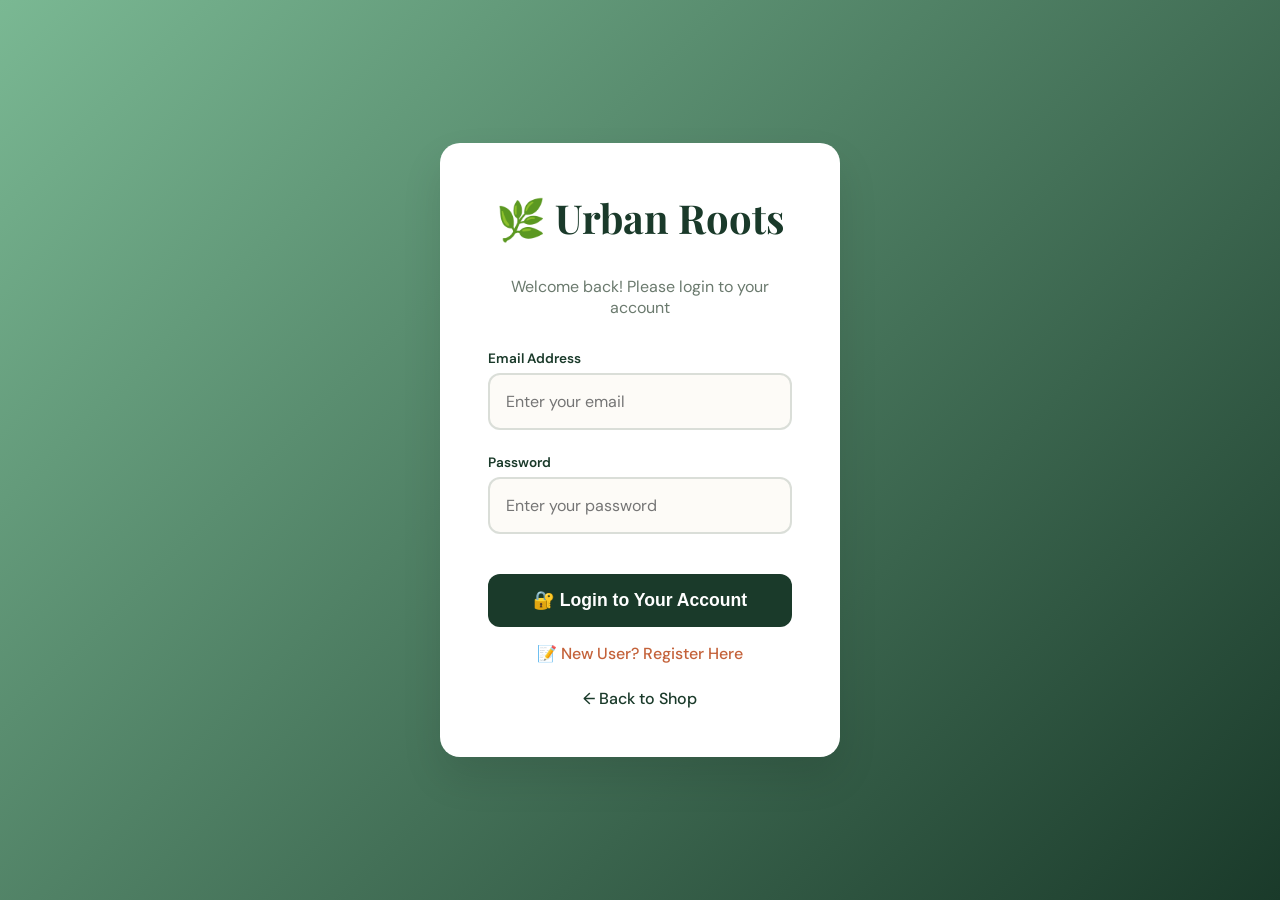
<file: login.html>
<!DOCTYPE html>
<html lang="en">
<head>
<meta charset="UTF-8">
<meta name="viewport" content="width=device-width, initial-scale=1.0">
<title>Login - Urban Roots Boutique</title>
<link href="https://fonts.googleapis.com/css2?family=Playfair+Display:ital,wght@0,400;0,700;0,900;1,400&family=DM+Sans:wght@300;400;500;600&display=swap" rel="stylesheet">
<link rel="stylesheet" href="style.css">
<style>
.login-container {
  min-height: 100vh;
  display: flex;
  align-items: center;
  justify-content: center;
  padding: 2rem;
  background: linear-gradient(135deg, var(--green-light), var(--green-deep));
}
.login-card {
  background: white;
  padding: 3rem;
  border-radius: 20px;
  box-shadow: 0 20px 40px rgba(0,0,0,0.1);
  width: 100%;
  max-width: 400px;
  text-align: center;
}
.login-title {
  font-family: 'Playfair Display', serif;
  font-size: 2.5rem;
  color: var(--green-deep);
  margin-bottom: 2rem;
  text-align: center;
}
.login-subtitle {
  color: var(--text-muted);
  margin-bottom: 2rem;
  text-align: center;
}
.login-form .form-group {
  margin-bottom: 1.5rem;
  text-align: left;
}
.login-form input {
  width: 100%;
  padding: 1rem;
  border: 2px solid rgba(26,58,42,0.15);
  border-radius: 12px;
  font-size: 1rem;
  background: var(--warm-white);
  color: var(--text-dark);
}
.login-form input:focus {
  outline: none;
  border-color: var(--green-bright);
  box-shadow: 0 0 0 3px rgba(74,140,92,0.12);
}
.login-btn {
  width: 100%;
  padding: 1rem 2rem;
  background: var(--green-deep);
  color: white;
  border: none;
  border-radius: 12px;
  font-size: 1.1rem;
  font-weight: 600;
  cursor: pointer;
  transition: all 0.3s ease;
  margin-top: 1rem;
}
.login-btn:hover {
  background: var(--green-bright);
  transform: translateY(-2px);
  box-shadow: 0 8px 16px rgba(74,140,92,0.2);
}
.back-link {
  color: var(--green-deep);
  text-decoration: none;
  font-weight: 500;
  margin-top: 1.5rem;
  display: inline-block;
}
.back-link:hover {
  color: var(--green-bright);
  text-decoration: underline;
}
.register-link {
  color: var(--terracotta);
  text-decoration: none;
  font-weight: 500;
  margin-top: 1rem;
  display: inline-block;
}
.register-link:hover {
  color: #d87659;
  text-decoration: underline;
}
</style>
</head>
<body>
<div class="login-container">
  <div class="login-card">
    <h1 class="login-title">🌿 Urban Roots</h1>
    <p class="login-subtitle">Welcome back! Please login to your account</p>
    
    <form class="login-form" onsubmit="handleLogin(event)">
      <div class="form-group">
        <label>Email Address</label>
        <input type="email" id="loginEmail" placeholder="Enter your email" required>
      </div>
      
      <div class="form-group">
        <label>Password</label>
        <input type="password" id="loginPassword" placeholder="Enter your password" required>
      </div>
      
      <button type="submit" class="login-btn">🔐 Login to Your Account</button>
    </form>
    
    <a href="register.html" class="register-link">📝 New User? Register Here</a>
    <a href="index.html" class="back-link">← Back to Shop</a>
  </div>
</div>

<script>
function handleLogin(event) {
  event.preventDefault();
  
  const email = document.getElementById('loginEmail').value;
  const password = document.getElementById('loginPassword').value;
  
  if (!email || !password) {
    alert('Please fill in all fields');
    return;
  }
  
  // Get registered users from localStorage
  const registeredUsers = JSON.parse(localStorage.getItem('registeredUsers') || '[]');
  
  // Check if user exists
  const existingUser = registeredUsers.find(user => user.email === email);
  
  if (!existingUser) {
    alert('No account found with this email. Please register first.');
    // Redirect to register page
    setTimeout(() => {
      window.location.href = 'register.html';
    }, 1000);
    return;
  }
  
  // Check password (for demo, we'll accept any password for existing users)
  if (existingUser.password !== password) {
    alert('Incorrect password. Please try again.');
    return;
  }
  
  // Show loading state
  const btn = event.target.querySelector('.login-btn');
  const originalText = btn.textContent;
  btn.textContent = '🔄 Logging in...';
  btn.disabled = true;
  
  // Simulate login
  setTimeout(() => {
    // Save user data to localStorage
    localStorage.setItem('userEmail', email);
    localStorage.setItem('userName', existingUser.name);
    localStorage.setItem('userPhone', existingUser.phone || '');
    localStorage.setItem('isLoggedIn', 'true');
    localStorage.setItem('loginTime', new Date().toISOString());
    
    // Initialize user account data if not exists
    if (!localStorage.getItem('userWishlist')) {
      localStorage.setItem('userWishlist', JSON.stringify([]));
    }
    if (!localStorage.getItem('userOrders')) {
      localStorage.setItem('userOrders', JSON.stringify([]));
    }
    if (!localStorage.getItem('userCart')) {
      localStorage.setItem('userCart', JSON.stringify([]));
    }
    
    alert('Login successful! Welcome back to Urban Roots.');
    window.location.href = 'index.html';
  }, 1500);
}
</script>
</body>
</html>
</file>
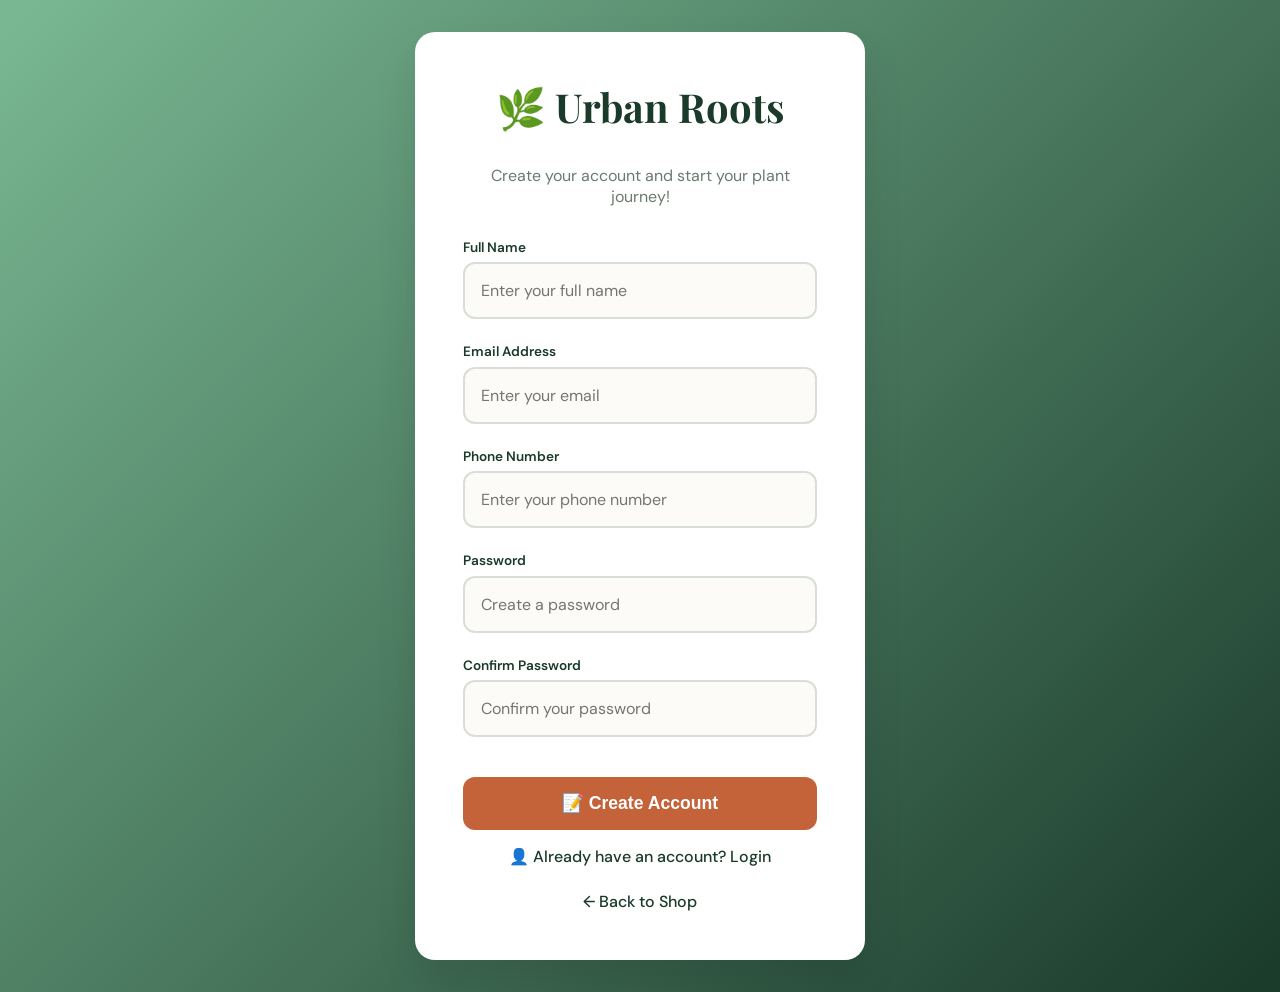
<file: register.html>
<!DOCTYPE html>
<html lang="en">
<head>
<meta charset="UTF-8">
<meta name="viewport" content="width=device-width, initial-scale=1.0">
<title>Register - Urban Roots Boutique</title>
<link href="https://fonts.googleapis.com/css2?family=Playfair+Display:ital,wght@0,400;0,700;0,900;1,400&family=DM+Sans:wght@300;400;500;600&display=swap" rel="stylesheet">
<link rel="stylesheet" href="style.css">
<style>
.register-container {
  min-height: 100vh;
  display: flex;
  align-items: center;
  justify-content: center;
  padding: 2rem;
  background: linear-gradient(135deg, var(--green-light), var(--green-deep));
}
.register-card {
  background: white;
  padding: 3rem;
  border-radius: 20px;
  box-shadow: 0 20px 40px rgba(0,0,0,0.1);
  width: 100%;
  max-width: 450px;
  text-align: center;
}
.register-title {
  font-family: 'Playfair Display', serif;
  font-size: 2.5rem;
  color: var(--green-deep);
  margin-bottom: 2rem;
  text-align: center;
}
.register-subtitle {
  color: var(--text-muted);
  margin-bottom: 2rem;
  text-align: center;
}
.register-form .form-group {
  margin-bottom: 1.5rem;
  text-align: left;
}
.register-form input {
  width: 100%;
  padding: 1rem;
  border: 2px solid rgba(26,58,42,0.15);
  border-radius: 12px;
  font-size: 1rem;
  background: var(--warm-white);
  color: var(--text-dark);
}
.register-form input:focus {
  outline: none;
  border-color: var(--green-bright);
  box-shadow: 0 0 0 3px rgba(74,140,92,0.12);
}
.register-btn {
  width: 100%;
  padding: 1rem 2rem;
  background: var(--terracotta);
  color: white;
  border: none;
  border-radius: 12px;
  font-size: 1.1rem;
  font-weight: 600;
  cursor: pointer;
  transition: all 0.3s ease;
  margin-top: 1rem;
}
.register-btn:hover {
  background: #d87659;
  transform: translateY(-2px);
  box-shadow: 0 8px 16px rgba(216,118,38,0.2);
}
.back-link {
  color: var(--green-deep);
  text-decoration: none;
  font-weight: 500;
  margin-top: 1.5rem;
  display: inline-block;
}
.back-link:hover {
  color: var(--green-bright);
  text-decoration: underline;
}
.login-link {
  color: var(--green-deep);
  text-decoration: none;
  font-weight: 500;
  margin-top: 1rem;
  display: inline-block;
}
.login-link:hover {
  color: var(--green-bright);
  text-decoration: underline;
}
</style>
</head>
<body>
<div class="register-container">
  <div class="register-card">
    <h1 class="register-title">🌿 Urban Roots</h1>
    <p class="register-subtitle">Create your account and start your plant journey!</p>
    
    <form class="register-form" onsubmit="handleRegister(event)">
      <div class="form-group">
        <label>Full Name</label>
        <input type="text" id="fullName" placeholder="Enter your full name" required>
      </div>
      
      <div class="form-group">
        <label>Email Address</label>
        <input type="email" id="regEmail" placeholder="Enter your email" required>
      </div>
      
      <div class="form-group">
        <label>Phone Number</label>
        <input type="tel" id="phone" placeholder="Enter your phone number" required>
      </div>
      
      <div class="form-group">
        <label>Password</label>
        <input type="password" id="regPassword" placeholder="Create a password" required>
      </div>
      
      <div class="form-group">
        <label>Confirm Password</label>
        <input type="password" id="confirmPassword" placeholder="Confirm your password" required>
      </div>
      
      <button type="submit" class="register-btn">📝 Create Account</button>
    </form>
    
    <a href="login.html" class="login-link">👤 Already have an account? Login</a>
    <a href="index.html" class="back-link">← Back to Shop</a>
  </div>
</div>

<script>
function handleRegister(event) {
  event.preventDefault();
  
  const fullName = document.getElementById('fullName').value;
  const email = document.getElementById('regEmail').value;
  const phone = document.getElementById('phone').value;
  const password = document.getElementById('regPassword').value;
  const confirmPassword = document.getElementById('confirmPassword').value;
  
  if (!fullName || !email || !phone || !password || !confirmPassword) {
    alert('Please fill in all fields');
    return;
  }
  
  if (password !== confirmPassword) {
    alert('Passwords do not match');
    return;
  }
  
  if (password.length < 6) {
    alert('Password must be at least 6 characters long');
    return;
  }
  
  // Get existing registered users
  const registeredUsers = JSON.parse(localStorage.getItem('registeredUsers') || '[]');
  
  // Check if email already exists
  if (registeredUsers.find(user => user.email === email)) {
    alert('An account with this email already exists. Please login.');
    setTimeout(() => {
      window.location.href = 'login.html';
    }, 1000);
    return;
  }
  
  // Show loading state
  const btn = event.target.querySelector('.register-btn');
  const originalText = btn.textContent;
  btn.textContent = '🔄 Creating Account...';
  btn.disabled = true;
  
  // Simulate registration
  setTimeout(() => {
    // Add user to registered users list
    const newUser = {
      name: fullName,
      email: email,
      phone: phone,
      password: password,
      registeredAt: new Date().toISOString()
    };
    
    registeredUsers.push(newUser);
    localStorage.setItem('registeredUsers', JSON.stringify(registeredUsers));
    
    // Save user data to localStorage for current session
    localStorage.setItem('userEmail', email);
    localStorage.setItem('userName', fullName);
    localStorage.setItem('userPhone', phone);
    localStorage.setItem('isLoggedIn', 'true');
    localStorage.setItem('loginTime', new Date().toISOString());
    
    // Initialize user account data
    localStorage.setItem('userWishlist', JSON.stringify([]));
    localStorage.setItem('userOrders', JSON.stringify([]));
    localStorage.setItem('userCart', JSON.stringify([]));
    localStorage.setItem('userProfile', JSON.stringify({
      name: fullName,
      email: email,
      phone: phone,
      joinDate: new Date().toLocaleDateString()
    }));
    
    alert('Registration successful! Welcome to Urban Roots.');
    window.location.href = 'index.html';
  }, 1500);
}
</script>
</body>
</html>
</file>
<file: style.css>
:root {
    --green-deep: #1a3a2a;
    --green-mid: #2d5a3d;
    --green-bright: #4a8c5c;
    --green-light: #7ab893;
    --cream: #f5f0e8;
    --warm-white: #fdfbf7;
    --terracotta: #c4623a;
    --gold: #d4a853;
    --text-dark: #1a1a18;
    --text-muted: #6b7a6e;
  }

  * { margin: 0; padding: 0; box-sizing: border-box; }

  html { scroll-behavior: smooth; }

  body {
    font-family: 'DM Sans', sans-serif;
    background: var(--warm-white);
    color: var(--text-dark);
    overflow-x: hidden;
  }

  /* ─── NAVBAR ─── */
  nav {
    position: fixed; top: 0; left: 0; right: 0; z-index: 1000;
    padding: 1rem 2rem;
    display: flex; align-items: center; justify-content: space-between;
    background: rgba(253,251,247,0.92);
    backdrop-filter: blur(12px);
    border-bottom: 1px solid rgba(26,58,42,0.1);
    transition: box-shadow .3s;
  }
  nav.scrolled { box-shadow: 0 4px 30px rgba(26,58,42,0.12); }

  .nav-logo {
    font-family: 'Playfair Display', serif;
    font-size: 1.6rem; font-weight: 900;
    color: var(--green-deep);
    text-decoration: none;
    display: flex; align-items: center; gap: .5rem;
  }
  .nav-logo span { color: var(--terracotta); }

  .nav-links {
    display: flex; gap: 2rem; list-style: none;
  }
  .nav-links a {
    text-decoration: none; color: var(--text-dark);
    font-size: .9rem; font-weight: 500; letter-spacing: .03em;
    position: relative; padding-bottom: 2px;
  }
  .nav-links a::after {
    content: ''; position: absolute; bottom: 0; left: 0;
    width: 0; height: 1.5px;
    background: var(--terracotta);
    transition: width .3s;
  }
  .nav-links a:hover::after { width: 100%; }

  .nav-actions { display: flex; gap: 1rem; align-items: center; }
  .logout-btn-nav {
  background: var(--terracotta);
  color: white;
  border: none;
  padding: 0.5rem 1rem;
  border-radius: 8px;
  font-size: 0.9rem;
  cursor: pointer;
  transition: all 0.2s;
  margin-right: 0.5rem;
}

.logout-btn-nav:hover {
  background: #d87659;
  transform: translateY(-1px);
}

.dashboard-btn-nav {
  background: var(--green-deep);
  color: white;
  border: none;
  padding: 0.5rem 1rem;
  border-radius: 8px;
  font-size: 0.9rem;
  cursor: pointer;
  transition: all 0.2s;
  margin-right: 0.5rem;
}

.dashboard-btn-nav:hover {
  background: var(--green-bright);
  transform: translateY(-1px);
}

.cart-btn {
    background: var(--green-deep);
    color: white;
    border: none; cursor: pointer;
    padding: .55rem 1.2rem;
    border-radius: 50px;
    font-size: .85rem; font-weight: 600;
    display: flex; align-items: center; gap: .4rem;
    transition: background .25s, transform .2s;
    position: relative;
  }
  .cart-btn:hover { background: var(--terracotta); transform: translateY(-1px); }
  .cart-count {
    background: var(--gold);
    color: var(--green-deep);
    border-radius: 50%;
    width: 18px; height: 18px;
    display: flex; align-items: center; justify-content: center;
    font-size: .7rem; font-weight: 700;
  }

  .hamburger { display: none; background: none; border: none; cursor: pointer; flex-direction: column; gap: 5px; }
  .hamburger span { display: block; width: 24px; height: 2px; background: var(--green-deep); border-radius: 2px; transition: .3s; }

  .mobile-menu {
    display: none; position: fixed; top: 70px; left: 0; right: 0; z-index: 999;
    background: var(--warm-white);
    padding: 1.5rem 2rem;
    border-bottom: 1px solid rgba(26,58,42,0.1);
    flex-direction: column; gap: 1rem;
  }
  .mobile-menu.open { display: flex; }
  .mobile-menu a { text-decoration: none; color: var(--text-dark); font-size: 1rem; font-weight: 500; }

  /* ─── HERO ─── */
  #hero {
    min-height: 100vh;
    display: grid; grid-template-columns: 1fr 1fr;
    align-items: center;
    padding: 8rem 4rem 4rem;
    background: linear-gradient(135deg, var(--cream) 0%, var(--warm-white) 60%);
    position: relative; overflow: hidden;
  }

  #hero::before {
    content: '';
    position: absolute; right: -100px; top: -100px;
    width: 600px; height: 600px;
    background: radial-gradient(circle, rgba(74,140,92,0.15) 0%, transparent 70%);
    border-radius: 50%;
    animation: pulse 6s ease-in-out infinite;
  }

  @keyframes pulse { 0%,100%{transform:scale(1);} 50%{transform:scale(1.05);} }

  .hero-badge {
    display: inline-block;
    background: rgba(74,140,92,0.12);
    color: var(--green-bright);
    border: 1px solid rgba(74,140,92,0.3);
    border-radius: 50px;
    padding: .35rem 1rem;
    font-size: .78rem; font-weight: 600; letter-spacing: .08em; text-transform: uppercase;
    margin-bottom: 1.5rem;
    animation: fadeUp .8s ease both;
  }

  .hero-title {
    font-family: 'Playfair Display', serif;
    font-size: clamp(2.8rem, 5vw, 5rem);
    font-weight: 900;
    line-height: 1.05;
    color: var(--green-deep);
    margin-bottom: 1.5rem;
    animation: fadeUp .8s .15s ease both;
  }
  .hero-title em { color: var(--terracotta); font-style: italic; }

  .hero-sub {
    font-size: 1.05rem; color: var(--text-muted); line-height: 1.7;
    max-width: 480px; margin-bottom: 2.5rem;
    animation: fadeUp .8s .3s ease both;
  }

  .hero-btns { display: flex; gap: 1rem; flex-wrap: wrap; animation: fadeUp .8s .45s ease both; }

  .btn-primary {
    background: var(--green-deep); color: white;
    padding: .85rem 2rem; border-radius: 50px;
    text-decoration: none; font-weight: 600; font-size: .95rem;
    transition: background .25s, transform .2s, box-shadow .25s;
    display: inline-flex; align-items: center; gap: .5rem;
  }
  .btn-primary:hover { background: var(--terracotta); transform: translateY(-2px); box-shadow: 0 8px 24px rgba(196,98,58,0.35); }

  .btn-outline {
    border: 2px solid var(--green-deep); color: var(--green-deep);
    padding: .85rem 2rem; border-radius: 50px;
    text-decoration: none; font-weight: 600; font-size: .95rem;
    transition: all .25s;
    display: inline-flex; align-items: center; gap: .5rem;
  }
  .btn-outline:hover { background: var(--green-deep); color: white; transform: translateY(-2px); }

  .hero-visual {
    display: flex; justify-content: center; align-items: center;
    position: relative; animation: fadeLeft .9s .2s ease both;
  }

  .hero-plant-card {
    width: 380px; height: 480px;
    background: linear-gradient(145deg, #2d5a3d, #1a3a2a);
    border-radius: 40px 40px 60px 40px;
    display: flex; align-items: center; justify-content: center;
    font-size: 10rem;
    box-shadow: 30px 30px 80px rgba(26,58,42,0.3);
    position: relative; overflow: hidden;
    animation: float 4s ease-in-out infinite;
  }

  @keyframes float { 0%,100%{transform:translateY(0);} 50%{transform:translateY(-12px);} }

  .hero-plant-card::after {
    content: '';
    position: absolute; bottom: 0; left: 0; right: 0; height: 40%;
    background: linear-gradient(transparent, rgba(0,0,0,0.2));
    border-radius: 0 0 60px 40px;
  }

  .floating-tag {
    position: absolute;
    background: white;
    border-radius: 14px;
    padding: .7rem 1rem;
    box-shadow: 0 8px 24px rgba(0,0,0,0.12);
    font-size: .82rem; font-weight: 600;
    display: flex; align-items: center; gap: .5rem;
  }
  .floating-tag.tag1 { top: 40px; right: -30px; animation: float 3.5s .5s ease-in-out infinite; }
  .floating-tag.tag2 { bottom: 60px; left: -40px; animation: float 4.2s 1s ease-in-out infinite; }
  .tag-dot { width: 8px; height: 8px; border-radius: 50%; background: var(--green-bright); }

  @keyframes fadeUp { from{opacity:0;transform:translateY(24px);} to{opacity:1;transform:none;} }
  @keyframes fadeLeft { from{opacity:0;transform:translateX(30px);} to{opacity:1;transform:none;} }

  /* ─── SECTION COMMONS ─── */
  section { padding: 6rem 4rem; }
  .section-label {
    display: inline-block;
    color: var(--terracotta); font-size: .78rem; font-weight: 700;
    letter-spacing: .12em; text-transform: uppercase;
    margin-bottom: .75rem;
  }
  .section-title {
    font-family: 'Playfair Display', serif;
    font-size: clamp(1.8rem, 3.5vw, 2.8rem);
    font-weight: 700; color: var(--green-deep);
    margin-bottom: 1rem;
  }
  .section-desc {
    color: var(--text-muted); font-size: 1rem; line-height: 1.7;
    max-width: 540px; margin-bottom: 3rem;
  }

  /* ─── SEARCH & FILTER BAR ─── */
  #products { background: var(--cream); }

  .search-filter-bar {
    display: flex; gap: 1rem; flex-wrap: wrap;
    margin-bottom: 2.5rem; align-items: center;
  }
  .search-wrap {
    flex: 1; min-width: 220px;
    position: relative;
  }
  .search-wrap input {
    width: 100%;
    padding: .75rem 1rem .75rem 2.75rem;
    border: 1.5px solid rgba(26,58,42,0.15);
    border-radius: 50px;
    background: white;
    font-size: .9rem; font-family: inherit;
    transition: border-color .25s, box-shadow .25s;
    outline: none;
  }
  .search-wrap input:focus { border-color: var(--green-bright); box-shadow: 0 0 0 3px rgba(74,140,92,0.12); }
  .search-icon { position: absolute; left: 1rem; top: 50%; transform: translateY(-50%); color: var(--text-muted); font-size: .9rem; }

  .filter-tabs { display: flex; gap: .5rem; flex-wrap: wrap; }
  .filter-tab {
    padding: .55rem 1.1rem;
    border: 1.5px solid rgba(26,58,42,0.15);
    border-radius: 50px;
    background: white;
    font-size: .83rem; font-weight: 500;
    cursor: pointer;
    transition: all .22s;
    font-family: inherit;
    color: var(--text-dark);
  }
  .filter-tab:hover, .filter-tab.active {
    background: var(--green-deep); color: white; border-color: var(--green-deep);
  }

  .sort-select {
    padding: .55rem 1.1rem;
    border: 1.5px solid rgba(26,58,42,0.15);
    border-radius: 50px;
    background: white;
    font-size: .83rem; font-family: inherit;
    cursor: pointer; outline: none;
    transition: border-color .25s;
    color: var(--text-dark);
  }
  .sort-select:focus { border-color: var(--green-bright); }

  /* ─── PRODUCT GRID ─── */
  .products-grid {
    display: grid;
    grid-template-columns: repeat(auto-fill, minmax(260px, 1fr));
    gap: 2rem;
  }

  .product-card {
    background: white; border-radius: 24px;
    overflow: hidden;
    box-shadow: 0 2px 16px rgba(26,58,42,0.07);
    transition: transform .3s, box-shadow .3s;
    cursor: pointer;
    position: relative;
  }
  .product-card:hover { transform: translateY(-6px); box-shadow: 0 16px 48px rgba(26,58,42,0.15); }

  .product-img {
    width: 100%; height: 220px;
    display: flex; align-items: center; justify-content: center;
    font-size: 5rem;
    position: relative; overflow: hidden;
  }

  .product-badge {
    position: absolute; top: 14px; left: 14px;
    background: var(--terracotta); color: white;
    border-radius: 8px; padding: .25rem .65rem;
    font-size: .72rem; font-weight: 700; letter-spacing: .04em;
  }
  .product-badge.new { background: var(--green-bright); }

  .product-info { padding: 1.25rem 1.5rem 1.5rem; }

  .product-type {
    color: var(--text-muted); font-size: .75rem; text-transform: uppercase;
    letter-spacing: .08em; font-weight: 600; margin-bottom: .3rem;
  }
  .product-name {
    font-family: 'Playfair Display', serif;
    font-size: 1.15rem; font-weight: 700;
    color: var(--green-deep); margin-bottom: .25rem;
  }
  .product-meta { font-size: .8rem; color: var(--text-muted); margin-bottom: .75rem; display: flex; gap: 1rem; }
  .product-meta span { display: flex; align-items: center; gap: .25rem; }

  .product-care {
    display: flex; gap: .5rem; flex-wrap: wrap; margin-bottom: 1rem;
  }
  .care-tag {
    background: rgba(74,140,92,0.1); color: var(--green-bright);
    border-radius: 6px; padding: .2rem .6rem; font-size: .72rem; font-weight: 600;
  }

  .product-actions {
  display: flex;
  gap: 0.5rem;
  align-items: center;
}

.wishlist-btn {
  background: var(--gold);
  color: white;
  border: none;
  width: 32px;
  height: 32px;
  border-radius: 50%;
  font-size: 0.9rem;
  cursor: pointer;
  transition: all 0.2s;
  display: flex;
  align-items: center;
  justify-content: center;
}

.wishlist-btn:hover {
  transform: scale(1.1);
  background: #d4a017;
}

.buy-now-btn {
  background: var(--terracotta);
  color: white;
  border: none;
  width: 32px;
  height: 32px;
  border-radius: 50%;
  font-size: 0.8rem;
  cursor: pointer;
  transition: all 0.2s;
  display: flex !important;
  align-items: center;
  justify-content: center;
  visibility: visible !important;
  opacity: 1 !important;
}

.buy-now-btn:hover {
  transform: scale(1.1);
  background: #d87659;
}

.product-footer { display: flex; align-items: center; justify-content: space-between; }

  .product-price {
    font-family: 'Playfair Display', serif;
    font-size: 1.4rem; font-weight: 700; color: var(--green-deep);
  }
  .product-price .old { font-size: .85rem; color: var(--text-muted); text-decoration: line-through; margin-right: .35rem; font-family: 'DM Sans', sans-serif; }

  .add-to-cart {
    background: var(--green-deep); color: white;
    border: none; cursor: pointer;
    width: 40px; height: 40px; border-radius: 50%;
    display: flex; align-items: center; justify-content: center;
    font-size: 1.1rem;
    transition: background .25s, transform .2s;
  }
  .add-to-cart:hover { background: var(--terracotta); transform: scale(1.1); }

  .stars { color: var(--gold); font-size: .8rem; }

  /* ─── CART SIDEBAR ─── */
  .cart-overlay {
    position: fixed; inset: 0; background: rgba(0,0,0,0.4);
    z-index: 2000; opacity: 0; pointer-events: none; transition: opacity .3s;
  }
  .cart-overlay.open { opacity: 1; pointer-events: all; }

  .cart-sidebar {
    position: fixed; right: -420px; top: 0; bottom: 0;
    width: 420px; max-width: 100vw;
    background: var(--warm-white);
    z-index: 2001; transition: right .35s cubic-bezier(.4,0,.2,1);
    display: flex; flex-direction: column;
    box-shadow: -10px 0 50px rgba(0,0,0,0.15);
  }
  .cart-sidebar.open { right: 0; }

  .cart-header {
    padding: 1.5rem; display: flex; align-items: center; justify-content: space-between;
    border-bottom: 1px solid rgba(26,58,42,0.1);
  }
  .cart-header h2 { font-family: 'Playfair Display', serif; font-size: 1.4rem; color: var(--green-deep); }
  .close-cart { background: none; border: none; cursor: pointer; font-size: 1.3rem; color: var(--text-muted); transition: color .2s; }
  .close-cart:hover { color: var(--terracotta); }

  .cart-items { flex: 1; overflow-y: auto; padding: 1.5rem; display: flex; flex-direction: column; gap: 1rem; }

  .cart-item {
    display: flex; gap: 1rem; align-items: center;
    background: white; border-radius: 16px; padding: 1rem;
    box-shadow: 0 2px 8px rgba(0,0,0,0.05);
    animation: fadeUp .3s ease;
  }
  .cart-item-emoji { font-size: 2.5rem; min-width: 50px; text-align: center; }
  .cart-item-info { flex: 1; }
  .cart-item-name { font-weight: 600; font-size: .9rem; color: var(--green-deep); }
  .cart-item-price { color: var(--terracotta); font-weight: 700; font-size: .9rem; }

  .qty-control { display: flex; align-items: center; gap: .5rem; margin-top: .5rem; }
  .qty-btn {
    width: 26px; height: 26px; border-radius: 50%;
    border: 1px solid rgba(26,58,42,0.2); background: white;
    cursor: pointer; font-size: .9rem; display: flex; align-items: center; justify-content: center;
    transition: all .2s;
  }
  .qty-btn:hover { background: var(--green-deep); color: white; border-color: var(--green-deep); }
  .qty-num { font-size: .85rem; font-weight: 600; min-width: 20px; text-align: center; }

  .remove-item { background: none; border: none; cursor: pointer; color: var(--text-muted); font-size: .9rem; transition: color .2s; }
  .remove-item:hover { color: var(--terracotta); }

  .cart-empty { text-align: center; padding: 3rem; color: var(--text-muted); }
  .cart-empty .empty-icon { font-size: 3rem; margin-bottom: 1rem; }

  .cart-footer { padding: 1.5rem; border-top: 1px solid rgba(26,58,42,0.1); }
  .cart-total { display: flex; justify-content: space-between; font-weight: 700; font-size: 1.1rem; margin-bottom: 1rem; color: var(--green-deep); }
  .checkout-btn {
    width: 100%; padding: 1rem;
    background: var(--green-deep); color: white;
    border: none; border-radius: 50px; cursor: pointer;
    font-size: 1rem; font-weight: 600; font-family: inherit;
    transition: background .25s, transform .2s;
  }
  .checkout-btn:hover { background: var(--terracotta); transform: translateY(-1px); }

  /* ─── FEATURED SECTION ─── */
  #featured {
    background: var(--green-deep);
    color: white;
    display: grid; grid-template-columns: 1fr 1fr; gap: 4rem; align-items: center;
  }
  #featured .section-label { color: var(--green-light); }
  #featured .section-title { color: white; }
  #featured .section-desc { color: rgba(255,255,255,0.7); max-width: 100%; }

  .feature-list { display: flex; flex-direction: column; gap: 1.5rem; }
  .feature-item {
    display: flex; gap: 1rem; align-items: flex-start;
    padding: 1.25rem 1.5rem;
    background: rgba(255,255,255,0.07);
    border-radius: 16px;
    border: 1px solid rgba(255,255,255,0.1);
    transition: background .25s, transform .25s;
  }
  .feature-item:hover { background: rgba(255,255,255,0.12); transform: translateX(4px); }
  .feature-icon { font-size: 1.8rem; min-width: 2.5rem; }
  .feature-title { font-weight: 700; font-size: .95rem; margin-bottom: .25rem; }
  .feature-desc { font-size: .85rem; color: rgba(255,255,255,0.65); line-height: 1.5; }

  /* ─── ABOUT / CARE ─── */
  #care { background: var(--warm-white); }
  .care-grid { display: grid; grid-template-columns: repeat(auto-fill, minmax(200px, 1fr)); gap: 1.5rem; }
  .care-card {
    background: var(--cream); border-radius: 20px; padding: 1.75rem 1.5rem;
    text-align: center; transition: transform .25s, box-shadow .25s;
    border: 1px solid rgba(26,58,42,0.06);
  }
  .care-card:hover { transform: translateY(-4px); box-shadow: 0 12px 32px rgba(26,58,42,0.1); }
  .care-card .icon { font-size: 2.5rem; margin-bottom: 1rem; }
  .care-card h3 { font-family: 'Playfair Display', serif; font-size: 1.05rem; color: var(--green-deep); margin-bottom: .5rem; }
  .care-card p { font-size: .82rem; color: var(--text-muted); line-height: 1.6; }

  /* ─── REVIEWS ─── */
  #reviews { background: var(--cream); }
  .reviews-grid { display: grid; grid-template-columns: repeat(auto-fill, minmax(280px, 1fr)); gap: 1.75rem; }

  .review-card {
    background: white; border-radius: 20px; padding: 1.75rem;
    box-shadow: 0 2px 16px rgba(26,58,42,0.07);
    transition: transform .25s;
    position: relative;
  }
  .review-card:hover { transform: translateY(-4px); }
  .review-card::before {
    content: '"';
    position: absolute; top: 12px; right: 20px;
    font-family: 'Playfair Display', serif;
    font-size: 5rem; color: rgba(74,140,92,0.1);
    line-height: 1;
  }
  .review-stars { color: var(--gold); font-size: .9rem; margin-bottom: .75rem; }
  .review-text { font-size: .9rem; color: var(--text-muted); line-height: 1.7; margin-bottom: 1.25rem; }
  .reviewer { display: flex; align-items: center; gap: .75rem; }
  .reviewer-avatar {
    width: 40px; height: 40px; border-radius: 50%;
    background: linear-gradient(135deg, var(--green-bright), var(--green-deep));
    display: flex; align-items: center; justify-content: center;
    color: white; font-weight: 700; font-size: .9rem;
  }
  .reviewer-name { font-weight: 600; font-size: .87rem; color: var(--green-deep); }
  .reviewer-date { font-size: .75rem; color: var(--text-muted); }

  .add-review-btn {
    display: inline-flex; align-items: center; gap: .5rem;
    background: var(--green-deep); color: white;
    border: none; cursor: pointer;
    padding: .75rem 1.5rem; border-radius: 50px;
    font-size: .9rem; font-weight: 600; font-family: inherit;
    margin-top: 2.5rem;
    transition: background .25s, transform .2s;
  }
  .add-review-btn:hover { background: var(--terracotta); transform: translateY(-2px); }

  /* ─── REVIEW MODAL ─── */
  .modal-overlay {
    position: fixed; inset: 0; background: rgba(0,0,0,0.5);
    z-index: 3000; display: flex; align-items: center; justify-content: center;
    opacity: 0; pointer-events: none; transition: opacity .3s;
    padding: 1rem;
  }
  .modal-overlay.open { opacity: 1; pointer-events: all; }

  .order-modal-content {
  max-width: 600px;
  width: 100%;
}

.form-row {
  display: flex;
  gap: 1rem;
  margin-bottom: 1rem;
}

.form-row .form-group {
  flex: 1;
}

.form-group select {
  width: 100%;
  padding: 1rem;
  border: 2px solid rgba(26,58,42,0.15);
  border-radius: 12px;
  font-size: 1rem;
  background: var(--warm-white);
  color: var(--text-dark);
  cursor: pointer;
}

.form-group select:focus {
  outline: none;
  border-color: var(--green-bright);
  box-shadow: 0 0 0 3px rgba(74,140,92,0.12);
}

.order-summary {
    background: var(--warm-white);
    padding: 1.5rem;
    border-radius: 12px;
    margin-bottom: 2rem;
    border: 1px solid rgba(26,58,42,0.1);
  }
  .order-item {
    display: flex;
    justify-content: space-between;
    align-items: center;
    padding: 0.75rem 0;
    border-bottom: 1px solid rgba(26,58,42,0.05);
  }
  .order-item:last-child {
    border-bottom: none;
    padding-top: 1rem;
    margin-top: 0.5rem;
    border-top: 2px solid var(--green-deep);
    font-weight: 600;
    font-size: 1.1rem;
    color: var(--green-deep);
  }
  .payment-options {
    display: flex;
    flex-direction: column;
    gap: 0.75rem;
  }
  .payment-option {
    display: flex;
    align-items: center;
    gap: 0.75rem;
    padding: 1rem;
    border: 2px solid rgba(26,58,42,0.15);
    border-radius: 12px;
    cursor: pointer;
    transition: all 0.2s;
  }
  .payment-option:hover {
    border-color: var(--green-bright);
    background: rgba(74,140,92,0.05);
  }
  .payment-option input[type="radio"] {
    margin: 0;
  }
  .payment-option span {
    font-weight: 500;
  }
  /* Order Section Styles */
.order-section {
  padding: 4rem 0;
  background: linear-gradient(135deg, var(--warm-white), var(--green-light));
  border-top: 3px solid var(--green-deep);
}

.order-section h2 {
  text-align: center;
  color: var(--green-deep);
  font-family: 'Playfair Display', serif;
  font-size: 2.5rem;
  margin-bottom: 3rem;
}

.order-form-container {
  max-width: 800px;
  margin: 0 auto;
  background: white;
  padding: 3rem;
  border-radius: 20px;
  box-shadow: 0 20px 40px rgba(0,0,0,0.1);
}

.form-actions {
  display: flex;
  gap: 1rem;
  justify-content: center;
  margin-top: 2rem;
}

.cancel-btn {
  background: var(--text-muted);
  color: white;
  border: none;
  padding: 1rem 2rem;
  border-radius: 12px;
  font-size: 1rem;
  font-weight: 600;
  cursor: pointer;
  transition: all 0.3s ease;
}

.cancel-btn:hover {
  background: #666;
  transform: translateY(-2px);
}

/* Modal Header Styles */
.modal-header {
  display: flex;
  align-items: center;
  justify-content: space-between;
  margin-bottom: 1.5rem;
}

.back-btn {
  background: var(--green-deep);
  color: white;
  border: none;
  padding: 0.5rem 1rem;
  border-radius: 8px;
  font-size: 0.9rem;
  cursor: pointer;
  transition: all 0.2s;
}

.back-btn:hover {
  background: var(--green-bright);
  transform: translateY(-1px);
}

.close-modal {
  background: var(--terracotta);
  color: white;
  border: none;
  width: 32px;
  height: 32px;
  border-radius: 50%;
  font-size: 1.2rem;
  cursor: pointer;
  transition: all 0.2s;
  display: flex;
  align-items: center;
  justify-content: center;
}

.close-modal:hover {
  background: #d87659;
  transform: scale(1.1);
}

.modal-header h2 {
  margin: 0;
  color: var(--green-deep);
  font-family: 'Playfair Display', serif;
  font-size: 1.5rem;
}

/* Dashboard Styles */
.dashboard-content {
  max-width: 800px;
  width: 100%;
  max-height: 90vh;
  overflow-y: auto;
}

.dashboard-welcome {
  display: flex;
  align-items: center;
  gap: 1.5rem;
  padding: 2rem;
  background: linear-gradient(135deg, var(--green-light), var(--green-deep));
  border-radius: 15px;
  margin-bottom: 2rem;
  color: white;
}

.user-avatar {
  font-size: 3rem;
  background: rgba(255,255,255,0.2);
  width: 80px;
  height: 80px;
  border-radius: 50%;
  display: flex;
  align-items: center;
  justify-content: center;
}

.user-info h3 {
  margin: 0;
  font-size: 1.5rem;
  font-family: 'Playfair Display', serif;
}

.user-info p {
  margin: 0.5rem 0 0 0;
  opacity: 0.9;
}

.dashboard-stats {
  display: grid;
  grid-template-columns: repeat(auto-fit, minmax(150px, 1fr));
  gap: 1rem;
  margin-bottom: 2rem;
}

.stat-card {
  background: var(--warm-white);
  padding: 1.5rem;
  border-radius: 12px;
  text-align: center;
  border: 1px solid rgba(26,58,42,0.1);
  transition: transform 0.2s;
}

.stat-card:hover {
  transform: translateY(-2px);
  box-shadow: 0 8px 16px rgba(0,0,0,0.1);
}

.stat-icon {
  font-size: 2rem;
  margin-bottom: 0.5rem;
}

.stat-number {
  font-size: 2rem;
  font-weight: 700;
  color: var(--green-deep);
  margin-bottom: 0.25rem;
}

.stat-label {
  color: var(--text-muted);
  font-size: 0.9rem;
}

.dashboard-sections {
  display: grid;
  grid-template-columns: 1fr 1fr;
  gap: 2rem;
  margin-bottom: 2rem;
}

.dashboard-section {
  background: var(--warm-white);
  padding: 1.5rem;
  border-radius: 12px;
  border: 1px solid rgba(26,58,42,0.1);
}

.dashboard-section h3 {
  margin: 0 0 1rem 0;
  color: var(--green-deep);
  font-family: 'Playfair Display', serif;
}

.orders-list {
  max-height: 200px;
  overflow-y: auto;
}

.order-item-dashboard {
  padding: 0.75rem;
  border-bottom: 1px solid rgba(26,58,42,0.05);
  font-size: 0.9rem;
}

.order-item-dashboard:last-child {
  border-bottom: none;
}

.wishlist-grid {
  display: grid;
  gap: 0.5rem;
  max-height: 200px;
  overflow-y: auto;
}

.wishlist-item-dashboard {
  padding: 0.5rem;
  background: rgba(74,140,92,0.05);
  border-radius: 8px;
  font-size: 0.85rem;
}

.no-data {
  color: var(--text-muted);
  text-align: center;
  padding: 2rem 0;
  font-style: italic;
}

.view-all-btn {
  background: var(--green-deep);
  color: white;
  border: none;
  padding: 0.75rem 1.5rem;
  border-radius: 8px;
  font-size: 0.9rem;
  cursor: pointer;
  transition: background 0.2s;
  margin-top: 1rem;
  width: 100%;
}

.view-all-btn:hover {
  background: var(--green-bright);
}

.dashboard-actions {
  display: flex;
  gap: 1rem;
  justify-content: center;
}

.dashboard-btn {
  padding: 1rem 2rem;
  border: none;
  border-radius: 12px;
  font-size: 1rem;
  font-weight: 600;
  cursor: pointer;
  transition: all 0.2s;
}

.logout-btn {
  background: var(--terracotta);
  color: white;
}

.logout-btn:hover {
  background: #d87659;
}

.settings-btn {
  background: var(--green-deep);
  color: white;
}

.settings-btn:hover {
  background: var(--green-bright);
}

@media (max-width: 768px) {
  .dashboard-sections {
    grid-template-columns: 1fr;
  }
  
  .dashboard-stats {
    grid-template-columns: repeat(3, 1fr);
  }
  
  .dashboard-welcome {
    flex-direction: column;
    text-align: center;
  }
}

.order-submit-btn {
    width: 100%;
    padding: 1.2rem;
    background: var(--green-deep);
    color: white;
    border: none;
    border-radius: 12px;
    font-size: 1.1rem;
    font-weight: 600;
    cursor: pointer;
    transition: all 0.3s ease;
    margin-top: 1rem;
  }
  .order-submit-btn:hover {
    background: var(--green-bright);
    transform: translateY(-2px);
    box-shadow: 0 8px 16px rgba(74,140,92,0.2);
  }

  .modal {
    background: white; border-radius: 28px; padding: 2.5rem;
    width: 100%; max-width: 500px;
    transform: scale(0.9) translateY(20px);
    transition: transform .3s;
    box-shadow: 0 24px 80px rgba(0,0,0,0.2);
  }
  .modal-overlay.open .modal { transform: scale(1) translateY(0); }

  .modal h3 { font-family: 'Playfair Display', serif; font-size: 1.6rem; color: var(--green-deep); margin-bottom: 1.5rem; }

  .form-group { margin-bottom: 1.25rem; }
  .form-group label { display: block; font-size: .85rem; font-weight: 600; color: var(--green-deep); margin-bottom: .4rem; }
  .form-group input, .form-group textarea, .form-group select {
    width: 100%; padding: .75rem 1rem;
    border: 1.5px solid rgba(26,58,42,0.15);
    border-radius: 12px; font-size: .9rem; font-family: inherit;
    outline: none; transition: border-color .25s, box-shadow .25s;
    background: var(--warm-white);
    color: var(--text-dark);
  }
  .form-group input:focus, .form-group textarea:focus, .form-group select:focus {
    border-color: var(--green-bright); box-shadow: 0 0 0 3px rgba(74,140,92,0.12);
  }
  .form-group select {
    appearance: auto;
    -webkit-appearance: auto;
    -moz-appearance: auto;
  }
  .form-group textarea { resize: vertical; min-height: 100px; }

  .contact-item-icon svg {
    width: 20px;
    height: 20px;
    fill: var(--text-dark);
  }
  .contact-item a {
    color: var(--green-deep);
    text-decoration: none;
    font-weight: 500;
    transition: color 0.2s;
  }
  .contact-item a:hover {
    color: var(--green-bright);
    text-decoration: underline;
  }
  .field-error.show { display: block; }
  .input-error { border-color: var(--terracotta) !important; }

  .star-picker { display: flex; gap: .5rem; margin-top: .25rem; }
  .star-btn {
    font-size: 1.5rem; background: none; border: none; cursor: pointer;
    color: #ddd; transition: color .2s, transform .2s;
  }
  .star-btn:hover, .star-btn.active { color: var(--gold); transform: scale(1.15); }

  .modal-actions { display: flex; gap: 1rem; margin-top: 1.5rem; }
  .submit-review {
    flex: 1; padding: .85rem; background: var(--green-deep); color: white;
    border: none; border-radius: 50px; cursor: pointer;
    font-size: .95rem; font-weight: 600; font-family: inherit;
    transition: background .25s;
  }
  .submit-review:hover { background: var(--terracotta); }
  .cancel-modal {
    flex: 1; padding: .85rem; background: none;
    border: 1.5px solid rgba(26,58,42,0.2); border-radius: 50px;
    cursor: pointer; font-size: .95rem; font-family: inherit;
    transition: all .25s; color: var(--text-dark);
  }
  .cancel-modal:hover { background: var(--cream); }

  /* ─── CONTACT ─── */
  #contact {
    background: var(--green-deep); color: white;
    display: grid; grid-template-columns: 1fr 1fr; gap: 4rem; align-items: start;
  }
  #contact .section-label { color: var(--green-light); }
  #contact .section-title { color: white; }
  #contact .section-desc { color: rgba(255,255,255,0.7); max-width: 100%; }

  .contact-info { display: flex; flex-direction: column; gap: 1.5rem; }
  .contact-item { display: flex; gap: 1rem; align-items: flex-start; }
  .contact-item-icon {
    width: 44px; height: 44px; border-radius: 12px;
    background: rgba(255,255,255,0.1);
    display: flex; align-items: center; justify-content: center;
    font-size: 1.2rem; min-width: 44px;
  }
  .contact-item-text { font-size: .9rem; color: rgba(255,255,255,0.8); line-height: 1.6; }
  .contact-item-label { font-weight: 700; color: white; margin-bottom: .2rem; }

  .contact-form { background: rgba(255,255,255,0.07); border-radius: 24px; padding: 2rem; border: 1px solid rgba(255,255,255,0.1); }

  .contact-form .form-group input,
  .contact-form .form-group textarea,
  .contact-form .form-group select {
    background: rgba(255,255,255,0.1);
    border-color: rgba(255,255,255,0.2);
    color: white;
  }
  .contact-form .form-group input::placeholder,
  .contact-form .form-group textarea::placeholder { color: rgba(255,255,255,0.4); }
  .contact-form .form-group label { color: rgba(255,255,255,0.9); }
  .contact-form .form-group input:focus,
  .contact-form .form-group textarea:focus {
    border-color: var(--green-light);
    box-shadow: 0 0 0 3px rgba(122,184,147,0.2);
  }
  .send-btn {
    width: 100%; padding: .9rem;
    background: var(--terracotta); color: white;
    border: none; border-radius: 50px; cursor: pointer;
    font-size: 1rem; font-weight: 600; font-family: inherit;
    transition: background .25s, transform .2s;
    display: flex; align-items: center; justify-content: center; gap: .5rem;
  }
  .send-btn:hover { background: #d4704a; transform: translateY(-2px); }

  /* ─── SUCCESS TOAST ─── */
  .toast {
    position: fixed; bottom: 2rem; right: 2rem; z-index: 9999;
    background: var(--green-deep); color: white;
    padding: 1rem 1.5rem; border-radius: 14px;
    font-size: .9rem; font-weight: 600;
    display: flex; align-items: center; gap: .75rem;
    box-shadow: 0 8px 32px rgba(26,58,42,0.3);
    transform: translateY(80px); opacity: 0;
    transition: transform .35s, opacity .35s;
  }
  .toast.show { transform: none; opacity: 1; }

  /* ─── FOOTER ─── */
  footer {
    background: var(--text-dark); color: rgba(255,255,255,0.7);
    padding: 3rem 4rem 2rem;
  }
  .footer-inner {
    display: grid; grid-template-columns: 2fr 1fr 1fr 1fr;
    gap: 3rem; margin-bottom: 2.5rem;
  }
  .footer-brand .nav-logo { color: white; margin-bottom: 1rem; display: inline-block; }
  .footer-brand p { font-size: .85rem; line-height: 1.7; }
  .footer-col h4 { color: white; font-size: .9rem; font-weight: 700; margin-bottom: 1rem; }
  .footer-col ul { list-style: none; display: flex; flex-direction: column; gap: .5rem; }
  .footer-col ul li a { color: rgba(255,255,255,0.6); text-decoration: none; font-size: .85rem; transition: color .2s; }
  .footer-col ul li a:hover { color: var(--green-light); }
  .footer-bottom { border-top: 1px solid rgba(255,255,255,0.08); padding-top: 1.5rem; display: flex; justify-content: space-between; align-items: center; font-size: .8rem; flex-wrap: wrap; gap: .5rem; }

  /* ─── RESPONSIVE ─── */
  @media (max-width: 900px) {
    #hero { grid-template-columns: 1fr; padding: 7rem 2rem 4rem; text-align: center; }
    .hero-btns { justify-content: center; }
    .hero-visual { display: none; }
    #featured { grid-template-columns: 1fr; }
    #contact { grid-template-columns: 1fr; }
    .footer-inner { grid-template-columns: 1fr 1fr; }
    section { padding: 4rem 2rem; }
  }

  @media (max-width: 640px) {
    nav { padding: .75rem 1.25rem; }
    .nav-links { display: none; }
    .hamburger { display: flex; }
    section { padding: 3.5rem 1.25rem; }
    .footer-inner { grid-template-columns: 1fr; gap: 1.5rem; }
    .footer-bottom { flex-direction: column; text-align: center; }
    .search-filter-bar { flex-direction: column; }
    .filter-tabs { justify-content: flex-start; }
    .cart-sidebar { width: 100vw; right: -100vw; }
  }

  /* ─── SCROLL REVEAL ─── */
  .reveal { opacity: 0; transform: translateY(28px); transition: opacity .7s, transform .7s; }
  .reveal.visible { opacity: 1; transform: none; }
  .reveal-delay-1 { transition-delay: .1s; }
  .reveal-delay-2 { transition-delay: .2s; }
  .reveal-delay-3 { transition-delay: .3s; }
  .reveal-delay-4 { transition-delay: .4s; }

  /* ─── PRODUCT DETAIL MODAL ─── */
  .product-modal-overlay {
    position: fixed; inset: 0; background: rgba(0,0,0,0.55);
    z-index: 3000; display: flex; align-items: center; justify-content: center;
    opacity: 0; pointer-events: none; transition: opacity .3s; padding: 1rem;
  }
  .product-modal-overlay.open { opacity: 1; pointer-events: all; }
  .product-modal {
    background: white; border-radius: 28px; padding: 0;
    width: 100%; max-width: 720px; overflow: hidden;
    transform: scale(0.92); transition: transform .3s;
    display: grid; grid-template-columns: 1fr 1fr;
    max-height: 90vh; overflow-y: auto;
  }
  .product-modal-overlay.open .product-modal { transform: scale(1); }
  .pm-left {
    background: linear-gradient(145deg, #e8f4ec, #d0e8d8);
    display: flex; align-items: center; justify-content: center;
    font-size: 8rem; min-height: 300px;
  }
  .pm-right { padding: 2rem; }
  .pm-close {
    position: absolute; top: 1rem; right: 1rem;
    background: white; border: none; cursor: pointer;
    width: 36px; height: 36px; border-radius: 50%;
    font-size: 1rem; display: flex; align-items: center; justify-content: center;
    box-shadow: 0 2px 8px rgba(0,0,0,0.15); z-index: 1; transition: color .2s;
  }
  .pm-close:hover { color: var(--terracotta); }
  .product-modal { position: relative; }
  .pm-type { color: var(--text-muted); font-size: .75rem; text-transform: uppercase; letter-spacing: .08em; font-weight: 600; margin-bottom: .3rem; }
  .pm-name { font-family: 'Playfair Display', serif; font-size: 1.8rem; color: var(--green-deep); margin-bottom: .5rem; }
  .pm-stars { color: var(--gold); margin-bottom: 1rem; }
  .pm-desc { font-size: .88rem; color: var(--text-muted); line-height: 1.7; margin-bottom: 1.25rem; }
  .pm-details { display: flex; flex-direction: column; gap: .5rem; margin-bottom: 1.5rem; }
  .pm-detail { display: flex; gap: .75rem; font-size: .84rem; }
  .pm-detail strong { color: var(--green-deep); min-width: 80px; }
  .pm-price { font-family: 'Playfair Display', serif; font-size: 2rem; color: var(--green-deep); font-weight: 700; margin-bottom: 1.25rem; }
  .pm-buttons {
  display: flex;
  gap: 1rem;
  margin-top: 1.5rem;
}

.pm-buy-btn {
  background: var(--terracotta);
  color: white;
  border: none;
  padding: 1rem 2rem;
  border-radius: 12px;
  font-size: 1rem;
  font-weight: 600;
  cursor: pointer;
  transition: all 0.3s ease;
  flex: 1;
}

.pm-buy-btn:hover {
  background: #d87659;
  transform: translateY(-2px);
  box-shadow: 0 8px 16px rgba(216,118,38,0.2);
}

.pm-add-btn {
    width: 100%; padding: .9rem;
    background: var(--green-deep); color: white;
    border: none; border-radius: 50px; cursor: pointer;
    font-size: 1rem; font-weight: 600; font-family: inherit;
    transition: background .25s, transform .2s;
  }
  .pm-add-btn:hover { background: var(--terracotta); transform: translateY(-2px); }

  @media (max-width: 640px) {
    .product-modal { grid-template-columns: 1fr; }
    .pm-left { min-height: 200px; font-size: 6rem; }
  }
/* ═══════════════════════════════════
   DARK MODE STYLES
═══════════════════════════════════ */

body.dark {
  --green-deep: #7ab893;
  --green-mid: #4a8c5c;
  --green-bright: #7ab893;
  --green-light: #4a8c5c;
  --cream: #1a1f1c;
  --warm-white: #111714;
  --terracotta: #e07a55;
  --gold: #d4a853;
  --text-dark: #f0f0ec;
  --text-muted: #9ab09e;
}

body.dark nav {
  background: rgba(17, 23, 20, 0.95);
  border-bottom: 1px solid rgba(122, 184, 147, 0.15);
}

body.dark .product-card,
body.dark .review-card,
body.dark .care-card,
body.dark .cart-item,
body.dark .modal {
  background: #1e2820;
  border: 1px solid rgba(122,184,147,0.1);
  color: #f0f0ec;
}

body.dark .filter-tab,
body.dark .sort-select,
body.dark .search-wrap input {
  background: #1e2820;
  border-color: rgba(122,184,147,0.2);
  color: #f0f0ec;
}

body.dark .cart-sidebar,
body.dark .mobile-menu {
  background: #111714;
}

body.dark footer {
  background: #0a0f0c;
}

body.dark .floating-tag {
  background: #1e2820;
  color: #f0f0ec;
}

body.dark #products {
  background: #151a17;
}

body.dark #reviews {
  background: #1a1f1c;
}

body.dark #care {
  background: #111714;
}

/* Dark mode toggle button */
.theme-toggle {
  background: none;
  border: 1.5px solid rgba(26,58,42,0.2);
  border-radius: 50px;
  cursor: pointer;
  padding: 0.45rem 0.9rem;
  font-size: 1rem;
  transition: all 0.25s;
  display: flex;
  align-items: center;
  gap: 0.4rem;
  color: var(--text-dark);
  font-family: inherit;
  font-weight: 500;
  font-size: 0.82rem;
}

.theme-toggle:hover {
  background: var(--green-deep);
  color: white;
  border-color: var(--green-deep);
}

body.dark .theme-toggle {
  border-color: rgba(122,184,147,0.3);
  color: #f0f0ec;
}

body.dark .theme-toggle:hover {
  background: var(--green-bright);
  border-color: var(--green-bright);
}
.product-img {
  width: 100%;
  height: 220px;
  overflow: hidden;
  position: relative;
  background: #e8f4ec;
}

.product-img img {
  width: 100%;
  height: 100%;
  object-fit: cover;        /* fills the box perfectly, no stretching */
  object-position: center;  /* centers the image */
  display: block;
  transition: transform 0.4s ease;
}

.product-card:hover .product-img img {
  transform: scale(1.07);
}
.product-img img {
  object-fit: contain;       /* shows full image, no cropping */
  object-position: center;
  padding: 10px;             /* adds breathing room */
  background: #f0f7f2;
}
.product-img img {
  object-fit: cover;
  object-position: top;     /* shows top of plant, not middle */
}
</file>
